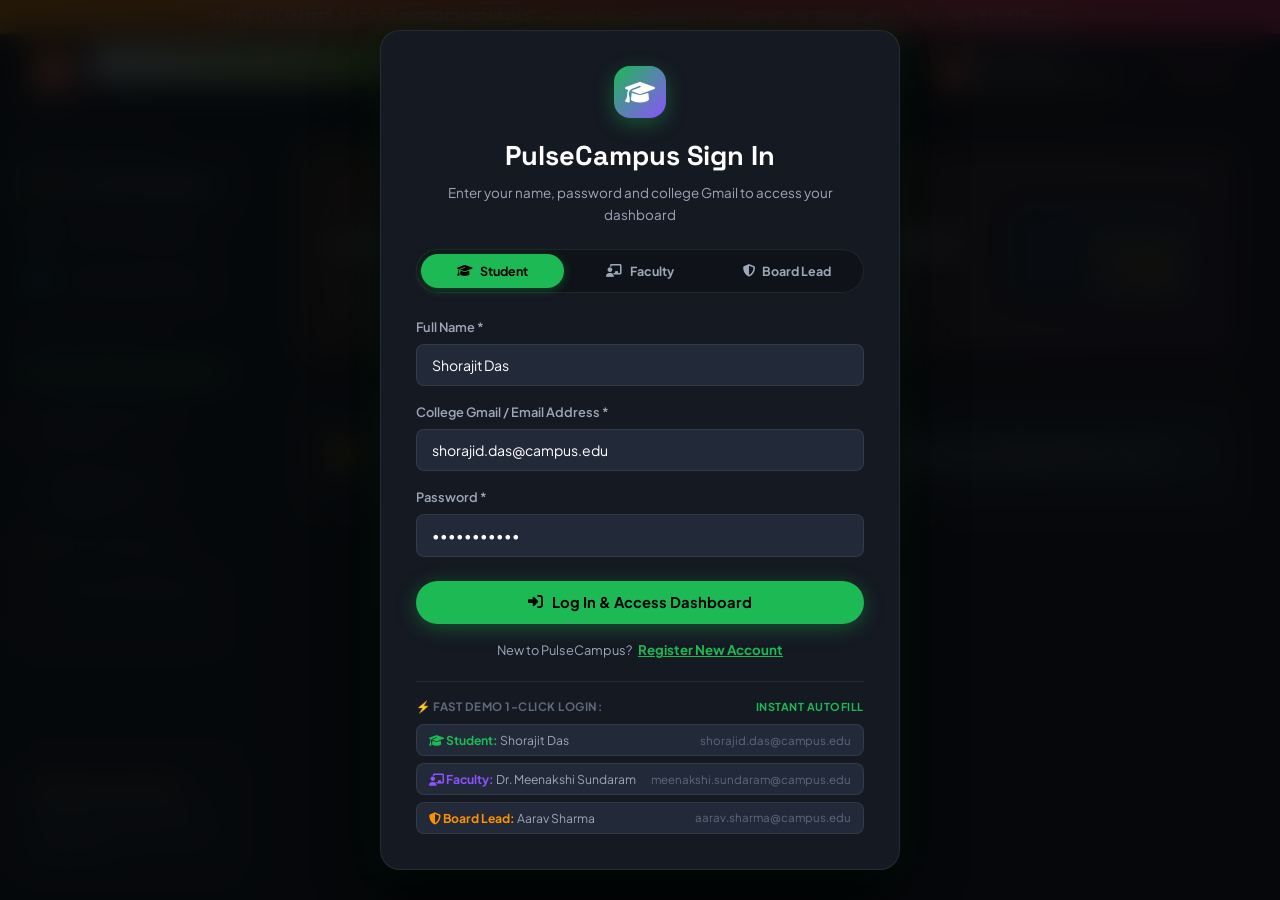
<file: board.html>
<!DOCTYPE html>
<html lang="en">
<head>
  <meta charset="UTF-8">
  <meta name="viewport" content="width=device-width, initial-scale=1.0">
  <title>Board Members & Volunteers Portal • PulseCampus CCMS 2026</title>
  <meta name="description" content="Dedicated Board Members & Volunteers Portal: Select club to inspect live event timings, Uber-style execution milestones, stage management, and volunteer dispatch rosters.">
  
  <!-- Google Fonts -->
  <link rel="preconnect" href="https://fonts.googleapis.com">
  <link rel="preconnect" href="https://fonts.gstatic.com" crossorigin>
  <link href="https://fonts.googleapis.com/css2?family=Plus+Jakarta+Sans:wght@300;400;500;600;700;800&family=Space+Grotesk:wght@500;600;700;800&display=swap" rel="stylesheet">
  
  <!-- FontAwesome 6 Pro CDN -->
  <link rel="stylesheet" href="https://cdnjs.cloudflare.com/ajax/libs/font-awesome/6.5.1/css/all.min.css">
  
  <!-- Core Stylesheet -->
  <link rel="stylesheet" href="css/style.css">
</head>
<body data-default-role="board">

  <!-- Promo Ribbon -->
  <div style="background: linear-gradient(90deg, #ff9100, #ff2a70); color: #fff; font-size: 0.76rem; font-weight: 800; padding: 0.45rem 1rem; text-align: center; letter-spacing: 0.5px; display: flex; align-items: center; justify-content: center; gap: 0.75rem;">
    <span><i class="fa-solid fa-satellite-dish"></i> LIVE VOLUNTEER & BOARD DISPATCH CONSOLE</span>
    <span style="opacity: 0.9; font-weight: 600;">• Select Your Club to View Real-Time Event Timings, Stage Milestones & Duty Rosters</span>
  </div>

  <!-- Header -->
  <header class="ccms-header">
    <div class="brand-wrapper">
      <div class="brand-icon-box" style="background: linear-gradient(135deg, #ff9100, #ff2a70);">
        <i class="fa-solid fa-shield-halved" style="color: #fff; font-size: 1.3rem;"></i>
      </div>
      <div class="brand-titles">
        <h1 style="cursor: pointer;" onclick="window.location.href='index.html'">BOARD<span style="color: #ff9100;">LIVE</span></h1>
        <div class="brand-tag">PulseCampus CCMS • Board Member Client</div>
      </div>
    </div>

    <!-- Navigation Switcher -->
    <div class="role-nav-group" id="roleNavPills">
      <a href="student.html" class="role-pill-btn" style="text-decoration: none;">
        <i class="fa-solid fa-graduation-cap"></i>
        <span>Student</span>
      </a>
      <a href="faculty.html" class="role-pill-btn" style="text-decoration: none;">
        <i class="fa-solid fa-chalkboard-user"></i>
        <span>Faculty</span>
      </a>
      <button class="role-pill-btn active board" id="btnRoleBoard">
        <i class="fa-solid fa-shield-halved"></i>
        <span>Board Lead</span>
      </button>
    </div>

    <!-- Header Actions -->
    <div class="header-actions">
      <a href="index.html" class="btn-card-details" style="font-size: 0.74rem; padding: 0.45rem 0.85rem; text-decoration: none;">
        <i class="fa-solid fa-house"></i> Main Hub
      </a>
      <div class="user-badge" id="btnUserProfile" title="Current Active Profile">
        <div class="user-2d-avatar board" id="user2dAvatar">
          <i class="fa-solid fa-shield-halved" id="avatarIcon"></i>
        </div>
        <div class="user-info">
          <div class="user-name" id="userName">Aarav Sharma</div>
          <div class="user-role-label" id="userRoleLabel" style="color: var(--accent-amber);">Board Member / Volunteer</div>
        </div>
      </div>
      <button class="btn-logout" id="btnLogout" onclick="handleLogout()" title="Log Out of PulseCampus">
        <i class="fa-solid fa-right-from-bracket"></i>
        <span>Log Out</span>
      </button>
    </div>
  </header>

  <!-- Layout Wrapper -->
  <div class="ccms-app-layout">
    
    <!-- Sidebar -->
    <aside class="spotify-sidebar">
      <div>
        <div class="sidebar-section-title">Board Operations</div>
        <ul class="sidebar-nav-list">
          <li>
            <a href="#boardViewWrapper" class="sidebar-link active">
              <i class="fa-solid fa-route" style="color: var(--accent-amber);"></i>
              <span>Live Timeline Dispatch</span>
            </a>
          </li>
          <li>
            <a href="javascript:void(0)" onclick="window.showLiveToast('Roster Verified', 'All 15 stage volunteers marked active and in position', 'success')" class="sidebar-link">
              <i class="fa-solid fa-user-group" style="color: var(--accent-spotify);"></i>
              <span>Check-in Volunteers</span>
            </a>
          </li>
          <li>
            <a href="student.html" class="sidebar-link">
              <i class="fa-solid fa-ticket" style="color: var(--accent-cyan);"></i>
              <span>View Student Passes</span>
            </a>
          </li>
        </ul>
      </div>

      <div>
        <div class="sidebar-section-title">Select Club Duty</div>
        <div class="club-mini-list">
          <div class="club-mini-item active" onclick="document.getElementById('boardClubSelect').value='singing'; document.getElementById('boardClubSelect').dispatchEvent(new Event('change'));">
            <span class="club-mini-bullet" style="background: #1db954;"></span>
            <span>Aura Harmonics (Singing)</span>
          </div>
          <div class="club-mini-item" onclick="document.getElementById('boardClubSelect').value='dancing'; document.getElementById('boardClubSelect').dispatchEvent(new Event('change'));">
            <span class="club-mini-bullet" style="background: #ff007f;"></span>
            <span>Pulse Choreotech (Dancing)</span>
          </div>
          <div class="club-mini-item" onclick="document.getElementById('boardClubSelect').value='hackathons'; document.getElementById('boardClubSelect').dispatchEvent(new Event('change'));">
            <span class="club-mini-bullet" style="background: #00f2fe;"></span>
            <span>CodeNova Nexus (Hackathons)</span>
          </div>
          <div class="club-mini-item" onclick="document.getElementById('boardClubSelect').value='sports'; document.getElementById('boardClubSelect').dispatchEvent(new Event('change'));">
            <span class="club-mini-bullet" style="background: #ff9100;"></span>
            <span>Apex Titans (Sports)</span>
          </div>
          <div class="club-mini-item" onclick="document.getElementById('boardClubSelect').value='research'; document.getElementById('boardClubSelect').dispatchEvent(new Event('change'));">
            <span class="club-mini-bullet" style="background: #9d4edd;"></span>
            <span>Syntropy Labs (Research)</span>
          </div>
          <div class="club-mini-item" onclick="document.getElementById('boardClubSelect').value='fashion'; document.getElementById('boardClubSelect').dispatchEvent(new Event('change'));">
            <span class="club-mini-bullet" style="background: #ff0055;"></span>
            <span>Vogue Vanguard (Fashion)</span>
          </div>
        </div>
      </div>

      <div style="margin-top: auto; background: var(--bg-card); border: 1px solid var(--border-subtle); border-radius: var(--radius-md); padding: 1rem;">
        <div style="color: var(--accent-amber); font-size: 0.75rem; font-weight: 700;">
          <i class="fa-solid fa-headset"></i> Stage Comms Channel
        </div>
        <div style="font-size: 0.72rem; color: var(--text-secondary); margin-top: 0.35rem;">
          Radio Channel 4 active for live amphitheatre & venue volunteer coordinators.
        </div>
      </div>
    </aside>

    <!-- Main Viewport -->
    <main class="main-viewport" id="boardViewWrapper">
      
      <!-- Board Portal Section -->
      <section id="boardPortalView" style="display: block;">
        <div class="uber-tracker-wrapper">
          
          <!-- Board Hero Banner -->
          <div class="portal-hero-banner" style="background: linear-gradient(135deg, rgba(255, 145, 0, 0.2), rgba(255, 42, 112, 0.15)), var(--bg-card);">
            <div>
              <div class="live-pulse-badge">
                <span class="pulse-dot"></span> Uber-Style Live Event Tracker
              </div>
              <h2 style="font-family: 'Space Grotesk', sans-serif; font-size: 2rem; font-weight: 800; color: #fff; margin: 0.5rem 0;">
                Live Event Timings & Volunteer Dispatch
              </h2>
              <p style="color: var(--text-secondary); font-size: 0.92rem; max-width: 650px;">
                As a board member or event coordinator, select one club below to see its exact event timings, stage milestones, sound check progress, and volunteer duties.
              </p>
            </div>
            <div style="text-align: right;">
              <div style="background: var(--bg-elevated); padding: 0.75rem 1.25rem; border-radius: var(--radius-md); border: 1px solid var(--border-subtle); display: inline-block;">
                <span style="font-size: 0.72rem; color: var(--text-muted); text-transform: uppercase;">Volunteer Station</span>
                <div style="font-size: 1.15rem; font-weight: 800; color: var(--accent-amber);">All Stages Standby</div>
              </div>
            </div>
          </div>

          <!-- Step 2: BOARD MEMBER SELECTS ONE CLUB -->
          <div class="faculty-club-picker" style="border: 2px solid rgba(255, 145, 0, 0.4);">
            <div class="picker-left">
              <div style="width: 44px; height: 44px; border-radius: 12px; background: rgba(255, 145, 0, 0.2); display: flex; align-items: center; justify-content: center; color: var(--accent-amber); font-size: 1.3rem;">
                <i class="fa-solid fa-clock"></i>
              </div>
              <div>
                <strong style="color: #fff; display: block; font-size: 1.05rem;">Select Club to View Live Event Timings</strong>
                <span style="font-size: 0.8rem; color: var(--text-secondary);">Only event timings and volunteer milestones are displayed for coordination and learning</span>
              </div>
            </div>
            <select class="picker-select-control" id="boardClubSelect" style="font-size: 0.95rem; padding: 0.75rem 1.4rem; border-color: var(--accent-amber);">
              <!-- Populated dynamically with Singing, Dancing, Hackathons, Sports, Research, Fashion -->
            </select>
          </div>

          <!-- Uber-Style Live Timeline Containers -->
          <div id="boardTimelineContainer">
            <!-- Timelines injected by app.js -->
          </div>

        </div>
      </section>

      <!-- Hidden placeholders so app.js scripts don't fail -->
      <section id="studentPortalView" style="display: none;"></section>
      <section id="facultyPortalView" style="display: none;"></section>

    </main>
  </div>

  <div class="toast-container" id="toastContainer"></div>

  <!-- Scripts -->
  <script src="js/data.js"></script>
  <script src="js/db.js"></script>
  <script src="js/app.js"></script>
</body>
</html>
</file>
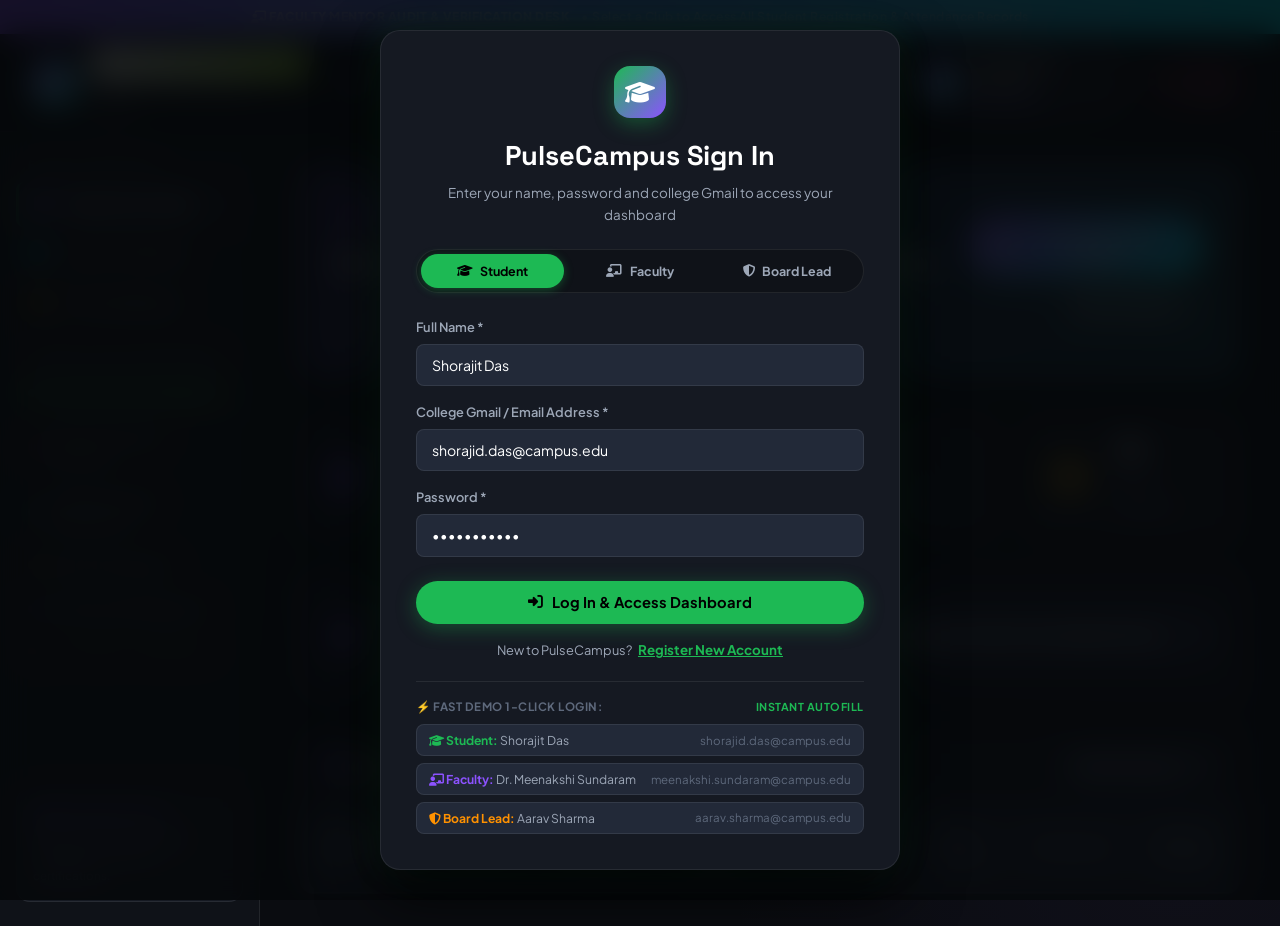
<file: faculty.html>
<!DOCTYPE html>
<html lang="en">
<head>
  <meta charset="UTF-8">
  <meta name="viewport" content="width=device-width, initial-scale=1.0">
  <title>Faculty Mentors Portal • Campus CCMS 2026</title>
  <meta name="description" content="Dedicated Faculty Mentors Portal: Select club from 5-6 campus guilds, inspect all student registrations, approve passes, mark attendance, and export compliance rosters.">
  
  <!-- Google Fonts -->
  <link rel="preconnect" href="https://fonts.googleapis.com">
  <link rel="preconnect" href="https://fonts.gstatic.com" crossorigin>
  <link href="https://fonts.googleapis.com/css2?family=Plus+Jakarta+Sans:wght@300;400;500;600;700;800&family=Space+Grotesk:wght@500;600;700;800&display=swap" rel="stylesheet">
  
  <!-- FontAwesome 6 Pro CDN -->
  <link rel="stylesheet" href="https://cdnjs.cloudflare.com/ajax/libs/font-awesome/6.5.1/css/all.min.css">
  
  <!-- Core Stylesheet -->
  <link rel="stylesheet" href="css/style.css">
</head>
<body data-default-role="faculty">

  <!-- Promo Ribbon -->
  <div style="background: linear-gradient(90deg, #8c52ff, #00f2fe); color: #fff; font-size: 0.76rem; font-weight: 800; padding: 0.45rem 1rem; text-align: center; letter-spacing: 0.5px; display: flex; align-items: center; justify-content: center; gap: 0.75rem;">
    <span><i class="fa-solid fa-chalkboard-user"></i> FACULTY MENTOR AUDIT & VERIFICATION DESK</span>
    <span style="opacity: 0.9; font-weight: 600;">• Select a Club to Access All Student Registration & Attendance Records</span>
  </div>

  <!-- Header -->
  <header class="ccms-header">
    <div class="brand-wrapper">
      <div class="brand-icon-box" style="background: linear-gradient(135deg, #8c52ff, #00f2fe);">
        <i class="fa-solid fa-chalkboard-user" style="color: #fff; font-size: 1.3rem;"></i>
      </div>
      <div class="brand-titles">
        <h1 style="cursor: pointer;" onclick="window.location.href='index.html'">FACULTY<span style="color: #8c52ff;">DESK</span></h1>
        <div class="brand-tag">Campus CCMS • Faculty Portal</div>
      </div>
    </div>

    <!-- Search Input -->
    <div class="search-container">
      <div class="search-input-wrapper">
        <i class="fa-solid fa-magnifying-glass"></i>
        <input type="text" id="facultySearchInput" placeholder="Filter candidates by name, student ID, or registered event...">
      </div>
    </div>

    <!-- Navigation Switcher -->
    <div class="role-nav-group" id="roleNavPills">
      <a href="student.html" class="role-pill-btn" style="text-decoration: none;">
        <i class="fa-solid fa-graduation-cap"></i>
        <span>Student</span>
      </a>
      <button class="role-pill-btn active faculty" id="btnRoleFaculty">
        <i class="fa-solid fa-chalkboard-user"></i>
        <span>Faculty</span>
      </button>
      <a href="board.html" class="role-pill-btn" style="text-decoration: none;">
        <i class="fa-solid fa-shield-halved"></i>
        <span>Board Lead</span>
      </a>
    </div>

    <!-- Header Actions -->
    <div class="header-actions">
      <a href="index.html" class="btn-card-details" style="font-size: 0.74rem; padding: 0.45rem 0.85rem; text-decoration: none;">
        <i class="fa-solid fa-house"></i> Main Hub
      </a>
      <div class="user-badge" id="btnUserProfile" title="Current Active Profile">
        <div class="user-2d-avatar faculty" id="user2dAvatar">
          <i class="fa-solid fa-chalkboard-user" id="avatarIcon"></i>
        </div>
        <div class="user-info">
          <div class="user-name" id="userName">Dr. Meenakshi Sundaram</div>
          <div class="user-role-label" id="userRoleLabel" style="color: var(--accent-purple);">Faculty Mentor</div>
        </div>
      </div>
      <button class="btn-logout" id="btnLogout" onclick="handleLogout()" title="Log Out of PulseCampus">
        <i class="fa-solid fa-right-from-bracket"></i>
        <span>Log Out</span>
      </button>
    </div>
  </header>

  <!-- Layout Wrapper -->
  <div class="ccms-app-layout">
    
    <!-- Sidebar -->
    <aside class="spotify-sidebar">
      <div>
        <div class="sidebar-section-title">Faculty Audit Hub</div>
        <ul class="sidebar-nav-list">
          <li>
            <a href="#facultyViewWrapper" class="sidebar-link active">
              <i class="fa-solid fa-table-list" style="color: var(--accent-purple);"></i>
              <span>Registrations Table</span>
            </a>
          </li>
          <li>
            <a href="javascript:void(0)" onclick="window.CCMS_DB.exportCSV(document.getElementById('facultyClubSelect').value)" class="sidebar-link">
              <i class="fa-solid fa-file-export" style="color: var(--accent-cyan);"></i>
              <span>Export CSV Roster</span>
            </a>
          </li>
          <li>
            <a href="javascript:void(0)" onclick="window.print()" class="sidebar-link">
              <i class="fa-solid fa-print" style="color: var(--accent-amber);"></i>
              <span>Print Audit Report</span>
            </a>
          </li>
        </ul>
      </div>

      <div>
        <div class="sidebar-section-title">Campus Guilds Mentorship</div>
        <div class="club-mini-list">
          <div class="club-mini-item active" onclick="document.getElementById('facultyClubSelect').value='singing'; document.getElementById('facultyClubSelect').dispatchEvent(new Event('change'));">
            <span class="club-mini-bullet" style="background: #1db954;"></span>
            <span>Aura Harmonics (Singing)</span>
          </div>
          <div class="club-mini-item" onclick="document.getElementById('facultyClubSelect').value='dancing'; document.getElementById('facultyClubSelect').dispatchEvent(new Event('change'));">
            <span class="club-mini-bullet" style="background: #ff007f;"></span>
            <span>Pulse Choreotech (Dancing)</span>
          </div>
          <div class="club-mini-item" onclick="document.getElementById('facultyClubSelect').value='hackathons'; document.getElementById('facultyClubSelect').dispatchEvent(new Event('change'));">
            <span class="club-mini-bullet" style="background: #00f2fe;"></span>
            <span>CodeNova Nexus (Hackathons)</span>
          </div>
          <div class="club-mini-item" onclick="document.getElementById('facultyClubSelect').value='sports'; document.getElementById('facultyClubSelect').dispatchEvent(new Event('change'));">
            <span class="club-mini-bullet" style="background: #ff9100;"></span>
            <span>Apex Titans (Sports)</span>
          </div>
          <div class="club-mini-item" onclick="document.getElementById('facultyClubSelect').value='research'; document.getElementById('facultyClubSelect').dispatchEvent(new Event('change'));">
            <span class="club-mini-bullet" style="background: #9d4edd;"></span>
            <span>Syntropy Labs (Research)</span>
          </div>
          <div class="club-mini-item" onclick="document.getElementById('facultyClubSelect').value='fashion'; document.getElementById('facultyClubSelect').dispatchEvent(new Event('change'));">
            <span class="club-mini-bullet" style="background: #ff0055;"></span>
            <span>Vogue Vanguard (Fashion)</span>
          </div>
        </div>
      </div>

      <div style="margin-top: auto; background: var(--bg-card); border: 1px solid var(--border-subtle); border-radius: var(--radius-md); padding: 1rem;">
        <div style="color: var(--accent-purple); font-size: 0.75rem; font-weight: 700;">
          <i class="fa-solid fa-stamp"></i> Faculty Advisor Seal
        </div>
        <div style="font-size: 0.72rem; color: var(--text-secondary); margin-top: 0.35rem;">
          Official verification privilege enabled for candidate certifications.
        </div>
      </div>
    </aside>

    <!-- Main Viewport -->
    <main class="main-viewport" id="facultyViewWrapper">
      
      <!-- Faculty Portal Section -->
      <section id="facultyPortalView" style="display: block;">
        <div class="faculty-portal-wrap">
          
          <!-- Faculty Hero Banner -->
          <div class="portal-hero-banner">
            <div>
              <div style="display: inline-flex; align-items: center; gap: 0.5rem; background: rgba(140, 82, 255, 0.2); color: var(--accent-purple); padding: 0.3rem 0.8rem; border-radius: 999px; font-size: 0.75rem; font-weight: 700; text-transform: uppercase;">
                <i class="fa-solid fa-chalkboard-user"></i> Faculty Verification Console
              </div>
              <h2 style="font-family: 'Space Grotesk', sans-serif; font-size: 2rem; font-weight: 800; color: #fff; margin: 0.5rem 0;">
                Club Registrations Audit & Verification
              </h2>
              <p style="color: var(--text-secondary); font-size: 0.92rem; max-width: 620px;">
                As a faculty mentor, select your club below to inspect all registered students, verify teams, approve pass statuses, and mark attendance records.
              </p>
            </div>
            <div style="text-align: right; display: flex; flex-direction: column; gap: 0.5rem; align-items: flex-end;">
              <button class="btn-primary-spotify" id="facultyExportBtn" style="background: linear-gradient(135deg, #8c52ff, #00f2fe); color: #fff;">
                <i class="fa-solid fa-file-csv"></i> Download CSV Roster
              </button>
              <button class="btn-secondary-glass" onclick="window.print()" style="font-size: 0.78rem;">
                <i class="fa-solid fa-print"></i> Print Report
              </button>
            </div>
          </div>

          <!-- Stats Deck -->
          <div class="faculty-stats-deck">
            <div class="stat-widget">
              <div class="stat-icon-wrap purple"><i class="fa-solid fa-users"></i></div>
              <div class="stat-info-text">
                <h4 id="statTotalRegistrations">0</h4>
                <span>Registered Students</span>
              </div>
            </div>
            <div class="stat-widget">
              <div class="stat-icon-wrap green"><i class="fa-solid fa-circle-check"></i></div>
              <div class="stat-info-text">
                <h4 id="statApprovedCount">0</h4>
                <span>Approved Candidates</span>
              </div>
            </div>
            <div class="stat-widget">
              <div class="stat-icon-wrap cyan"><i class="fa-solid fa-user-check"></i></div>
              <div class="stat-info-text">
                <h4 id="statAttendanceCount">0</h4>
                <span>Present Attendees</span>
              </div>
            </div>
            <div class="stat-widget">
              <div class="stat-icon-wrap amber"><i class="fa-solid fa-layer-group"></i></div>
              <div class="stat-info-text">
                <h4 id="statActiveEventsCount">10</h4>
                <span>Events Organized</span>
              </div>
            </div>
          </div>

          <!-- Step 2: FACULTY SELECTS ONE CLUB FROM THE CLUBS -->
          <div class="faculty-club-picker" style="border: 2px solid rgba(140, 82, 255, 0.4);">
            <div class="picker-left">
              <div style="width: 44px; height: 44px; border-radius: 12px; background: rgba(140, 82, 255, 0.2); display: flex; align-items: center; justify-content: center; color: var(--accent-purple); font-size: 1.3rem;">
                <i class="fa-solid fa-shapes"></i>
              </div>
              <div>
                <strong style="color: #fff; display: block; font-size: 1.05rem;">Select Club to Load Student Registrations</strong>
                <span style="font-size: 0.8rem; color: var(--text-secondary);">Choose one of the 5-6 clubs to pull all registered candidates into the table below</span>
              </div>
            </div>
            <select class="picker-select-control" id="facultyClubSelect" style="font-size: 0.95rem; padding: 0.75rem 1.4rem; border-color: var(--accent-purple);">
              <!-- Dynamically populated from CCMS_DATA.clubs -->
            </select>
          </div>

          <!-- Data Table of Registered Students -->
          <div class="data-table-container">
            <div class="table-toolbar">
              <div style="font-weight: 700; color: #fff; font-size: 1rem; display: flex; align-items: center; gap: 0.5rem;">
                <i class="fa-solid fa-database" style="color: var(--accent-purple);"></i>
                <span>Database Records for Selected Club</span>
              </div>
              <div style="display: flex; align-items: center; gap: 0.75rem;">
                <select id="facultyStatusFilter" class="picker-select-control" style="min-width: 150px; font-size: 0.82rem; padding: 0.45rem 1rem;">
                  <option value="all">All Pass Statuses</option>
                  <option value="Approved">Approved Only</option>
                  <option value="Pending">Pending Only</option>
                </select>
              </div>
            </div>

            <div class="table-responsive">
              <table class="ccms-table">
                <thead>
                  <tr>
                    <th>Registration ID & Time</th>
                    <th>Student Name & ID</th>
                    <th>Department & Year</th>
                    <th>Club & Event Name</th>
                    <th>Team Configuration</th>
                    <th>Pass Status</th>
                    <th>Attendance</th>
                    <th>Mentor Actions</th>
                  </tr>
                </thead>
                <tbody id="facultyTableBody">
                  <!-- Populated dynamically by app.js -->
                </tbody>
              </table>
            </div>
          </div>

        </div>
      </section>

      <!-- Hidden placeholders so app.js scripts don't fail -->
      <section id="studentPortalView" style="display: none;"></section>
      <section id="boardPortalView" style="display: none;"></section>

    </main>
  </div>

  <div class="toast-container" id="toastContainer"></div>

  <!-- Scripts -->
  <script src="js/data.js"></script>
  <script src="js/db.js"></script>
  <script src="js/app.js"></script>
</body>
</html>
</file>
<file: css/style.css>
/* ==========================================================================
   SMART COLLEGE CLUB MANAGEMENT SYSTEM (CCMS)
   Theme: Spotify Dark Luxury + Flipkart/Myntra Showcase + Uber Live Tracking
   Author: Shorajit Das & Ridhi Kundu
   ========================================================================== */

@import url('https://fonts.googleapis.com/css2?family=Plus+Jakarta+Sans:wght@300;400;500;600;700;800&family=Space+Grotesk:wght@500;700&display=swap');

:root {
  /* Spotify & Cyber Color Palette */
  --bg-main: #0a0c10;
  --bg-sidebar: #0f1218;
  --bg-card: #151922;
  --bg-card-hover: #1c222e;
  --bg-elevated: #222938;
  --bg-glass: rgba(21, 25, 34, 0.75);

  --accent-spotify: #1db954;
  --accent-spotify-glow: rgba(29, 185, 84, 0.35);
  --accent-purple: #8c52ff;
  --accent-cyan: #00f2fe;
  --accent-amber: #ffb703;
  --accent-rose: #ff2a70;

  --text-primary: #ffffff;
  --text-secondary: #9da7b7;
  --text-muted: #5e697c;

  --border-subtle: rgba(255, 255, 255, 0.08);
  --border-focus: rgba(29, 185, 84, 0.5);
  --border-glow: 0 0 15px rgba(29, 185, 84, 0.25);

  --radius-sm: 8px;
  --radius-md: 14px;
  --radius-lg: 20px;
  --radius-full: 9999px;

  --transition-fast: 0.2s cubic-bezier(0.4, 0, 0.2, 1);
  --transition-normal: 0.35s cubic-bezier(0.16, 1, 0.3, 1);
}

* {
  margin: 0;
  padding: 0;
  box-sizing: border-box;
}

body {
  font-family: 'Plus Jakarta Sans', -apple-system, BlinkMacSystemFont, sans-serif;
  background-color: var(--bg-main);
  color: var(--text-primary);
  line-height: 1.6;
  min-height: 100vh;
  overflow-x: hidden;
  display: flex;
  flex-direction: column;
}

/* Scrollbar Spotify Style */
::-webkit-scrollbar {
  width: 8px;
  height: 8px;
}

::-webkit-scrollbar-track {
  background: var(--bg-main);
}

::-webkit-scrollbar-thumb {
  background: #2a3140;
  border-radius: var(--radius-full);
}

::-webkit-scrollbar-thumb:hover {
  background: var(--accent-spotify);
}

/* Links & Buttons Reset */
a {
  color: inherit;
  text-decoration: none;
}

button {
  font-family: inherit;
  cursor: pointer;
  border: none;
  outline: none;
}

input,
select,
textarea {
  font-family: inherit;
  outline: none;
}

/* ==========================================================================
   HEADER & NAVIGATION BAR
   ========================================================================== */
.ccms-header {
  position: sticky;
  top: 0;
  z-index: 1000;
  background: rgba(10, 12, 16, 0.88);
  backdrop-filter: blur(20px);
  -webkit-backdrop-filter: blur(20px);
  border-bottom: 1px solid var(--border-subtle);
  padding: 0.75rem 2rem;
  display: flex;
  align-items: center;
  justify-content: space-between;
  gap: 1.5rem;
}

.brand-wrapper {
  display: flex;
  align-items: center;
  gap: 0.85rem;
}

.brand-icon-box {
  width: 44px;
  height: 44px;
  border-radius: 12px;
  background: linear-gradient(135deg, #1db954, #8c52ff);
  display: flex;
  align-items: center;
  justify-content: center;
  box-shadow: 0 4px 20px var(--accent-spotify-glow);
  position: relative;
  overflow: hidden;
}

.brand-icon-box svg {
  width: 26px;
  height: 26px;
  fill: #fff;
}

.brand-titles h1 {
  font-family: 'Space Grotesk', sans-serif;
  font-size: 1.25rem;
  font-weight: 700;
  letter-spacing: -0.5px;
  background: linear-gradient(90deg, #ffffff, #a3e635);
  -webkit-text-fill-color: var(--text-secondary);
  -webkit-text-fill-color: transparent;
}

.brand-titles .brand-tag {
  font-size: 0.7rem;
  color: var(--text-secondary);
  font-weight: 500;
  text-transform: uppercase;
  letter-spacing: 1px;
}

/* Flipkart-style Live Search Bar */
.search-container {
  flex: 1;
  max-width: 520px;
  position: relative;
}

.search-input-wrapper {
  display: flex;
  align-items: center;
  background: var(--bg-card);
  border: 1px solid var(--border-subtle);
  border-radius: var(--radius-full);
  padding: 0.5rem 1.15rem;
  transition: var(--transition-fast);
}

.search-input-wrapper:focus-within {
  border-color: var(--accent-spotify);
  box-shadow: 0 0 15px var(--accent-spotify-glow);
  background: var(--bg-card-hover);
}

.search-input-wrapper i {
  color: var(--text-muted);
  margin-right: 0.75rem;
  font-size: 0.95rem;
}

.search-input-wrapper input {
  background: transparent;
  border: none;
  color: #fff;
  font-size: 0.9rem;
  width: 100%;
}

.search-input-wrapper input::placeholder {
  color: var(--text-muted);
}

/* Nav Role Switcher Pills */
.role-nav-group {
  display: flex;
  align-items: center;
  background: var(--bg-card);
  border: 1px solid var(--border-subtle);
  border-radius: var(--radius-full);
  padding: 4px;
  gap: 4px;
}

.role-pill-btn {
  display: flex;
  align-items: center;
  gap: 0.5rem;
  padding: 0.45rem 1rem;
  border-radius: var(--radius-full);
  font-size: 0.82rem;
  font-weight: 600;
  color: var(--text-secondary);
  background: transparent;
  transition: var(--transition-fast);
}

.role-pill-btn:hover {
  color: #fff;
  background: rgba(255, 255, 255, 0.05);
}

.role-pill-btn.active {
  background: var(--accent-spotify);
  color: #000;
  box-shadow: 0 2px 12px var(--accent-spotify-glow);
}

.role-pill-btn.active.faculty {
  background: linear-gradient(135deg, #8c52ff, #00f2fe);
  color: #fff;
}

.role-pill-btn.active.board {
  background: linear-gradient(135deg, #ff9100, #ff2a70);
  color: #fff;
}

/* User Profile Badge */
.header-actions {
  display: flex;
  align-items: center;
  gap: 1rem;
}

.user-badge {
  display: flex;
  align-items: center;
  gap: 0.75rem;
  background: var(--bg-card);
  padding: 0.4rem 0.9rem 0.4rem 0.5rem;
  border-radius: var(--radius-full);
  border: 1px solid var(--border-subtle);
  cursor: pointer;
  transition: var(--transition-fast);
}

.user-badge:hover {
  border-color: rgba(255, 255, 255, 0.2);
  background: var(--bg-card-hover);
}

/* 2D Animated Vector Icon (No Human Face Photo) */
.user-2d-avatar {
  width: 34px;
  height: 34px;
  border-radius: 10px;
  background: linear-gradient(135deg, #1db954, #00f2fe);
  display: flex;
  align-items: center;
  justify-content: center;
  font-size: 1.1rem;
  color: #000;
  box-shadow: 0 0 14px var(--accent-spotify-glow);
  position: relative;
  overflow: hidden;
  animation: avatarFloat2D 3.5s ease-in-out infinite;
}

.user-2d-avatar.faculty {
  background: linear-gradient(135deg, #8c52ff, #00f2fe);
  color: #fff;
  box-shadow: 0 0 14px rgba(140, 82, 255, 0.45);
}

.user-2d-avatar.board {
  background: linear-gradient(135deg, #ff9100, #ff2a70);
  color: #fff;
  box-shadow: 0 0 14px rgba(255, 145, 0, 0.45);
}

.user-2d-avatar i {
  position: relative;
  z-index: 2;
  transition: transform 0.3s cubic-bezier(0.16, 1, 0.3, 1);
}

.user-badge:hover .user-2d-avatar i {
  transform: rotate(12deg) scale(1.18);
}

@keyframes avatarFloat2D {

  0%,
  100% {
    transform: translateY(0px) rotate(0deg);
  }

  50% {
    transform: translateY(-3px) rotate(2deg);
  }
}

.user-info {
  display: flex;
  flex-direction: column;
}

.user-name {
  font-size: 0.8rem;
  font-weight: 700;
  color: #fff;
}

.user-role-label {
  font-size: 0.68rem;
  color: var(--accent-spotify);
  font-weight: 600;
}

/* Logout Button */
.btn-logout {
  background: rgba(255, 42, 112, 0.12);
  border: 1px solid rgba(255, 42, 112, 0.3);
  color: #ff6b8b;
  font-size: 0.76rem;
  font-weight: 700;
  padding: 0.45rem 0.85rem;
  border-radius: var(--radius-full);
  display: inline-flex;
  align-items: center;
  gap: 0.4rem;
  cursor: pointer;
  transition: var(--transition-fast);
}

.btn-logout:hover {
  background: var(--accent-rose);
  color: #fff;
  box-shadow: 0 2px 10px rgba(255, 42, 112, 0.4);
}

/* ==========================================================================
   AUTHENTICATION & LOGIN PORTAL MODAL
   ========================================================================== */
.auth-modal-overlay {
  position: fixed;
  inset: 0;
  z-index: 3000;
  background: rgba(5, 7, 10, 0.88);
  backdrop-filter: blur(16px);
  -webkit-backdrop-filter: blur(16px);
  display: flex;
  align-items: center;
  justify-content: center;
  padding: 1.5rem;
  opacity: 0;
  visibility: hidden;
  transition: opacity 0.3s ease, visibility 0.3s ease;
}

.auth-modal-overlay.active {
  opacity: 1;
  visibility: visible;
}

.auth-modal-card {
  background: var(--bg-card);
  border: 1px solid var(--border-subtle);
  border-radius: var(--radius-lg);
  max-width: 520px;
  width: 100%;
  padding: 2.2rem;
  box-shadow: 0 25px 60px rgba(0, 0, 0, 0.8), 0 0 35px rgba(29, 185, 84, 0.12);
  position: relative;
  transform: scale(0.96) translateY(15px);
  transition: transform 0.3s cubic-bezier(0.16, 1, 0.3, 1);
}

.auth-modal-overlay.active .auth-modal-card {
  transform: scale(1) translateY(0);
}

.auth-header {
  text-align: center;
  margin-bottom: 1.5rem;
}

.auth-logo-badge {
  width: 52px;
  height: 52px;
  border-radius: 16px;
  background: linear-gradient(135deg, #1db954, #8c52ff);
  display: flex;
  align-items: center;
  justify-content: center;
  margin: 0 auto 1rem;
  font-size: 1.5rem;
  color: #fff;
  box-shadow: 0 6px 20px var(--accent-spotify-glow);
  animation: avatarFloat2D 3s ease-in-out infinite;
}

.auth-header h3 {
  font-family: 'Space Grotesk', sans-serif;
  font-size: 1.7rem;
  font-weight: 800;
  color: #fff;
}

.auth-header p {
  font-size: 0.84rem;
  color: var(--text-secondary);
  margin-top: 0.3rem;
}

.auth-role-tabs {
  display: flex;
  background: var(--bg-sidebar);
  border: 1px solid var(--border-subtle);
  border-radius: var(--radius-full);
  padding: 4px;
  gap: 4px;
  margin-bottom: 1.5rem;
}

.auth-role-tab {
  flex: 1;
  display: flex;
  align-items: center;
  justify-content: center;
  gap: 0.45rem;
  padding: 0.55rem 0.5rem;
  border-radius: var(--radius-full);
  font-size: 0.78rem;
  font-weight: 700;
  color: var(--text-secondary);
  background: transparent;
  cursor: pointer;
  transition: var(--transition-fast);
}

.auth-role-tab:hover {
  color: #fff;
}

.auth-role-tab.active.student {
  background: var(--accent-spotify);
  color: #000;
  box-shadow: 0 2px 10px var(--accent-spotify-glow);
}

.auth-role-tab.active.faculty {
  background: linear-gradient(135deg, #8c52ff, #00f2fe);
  color: #fff;
  box-shadow: 0 2px 10px rgba(140, 82, 255, 0.4);
}

.auth-role-tab.active.board {
  background: linear-gradient(135deg, #ff9100, #ff2a70);
  color: #fff;
  box-shadow: 0 2px 10px rgba(255, 145, 0, 0.4);
}

.auth-form {
  display: flex;
  flex-direction: column;
  gap: 1rem;
}

.auth-error-alert {
  display: none;
  background: rgba(255, 42, 112, 0.15);
  border: 1px solid var(--accent-rose);
  color: #ff85a1;
  padding: 0.65rem 0.95rem;
  border-radius: var(--radius-sm);
  font-size: 0.8rem;
  line-height: 1.35;
}

.quick-demo-accounts {
  margin-top: 1.25rem;
  padding-top: 1rem;
  border-top: 1px solid var(--border-subtle);
}

.quick-demo-title {
  font-size: 0.72rem;
  color: var(--text-muted);
  text-transform: uppercase;
  font-weight: 700;
  letter-spacing: 0.5px;
  margin-bottom: 0.5rem;
  display: flex;
  align-items: center;
  justify-content: space-between;
}

.quick-demo-chips {
  display: flex;
  flex-direction: column;
  gap: 0.4rem;
}

.demo-chip-btn {
  display: flex;
  align-items: center;
  justify-content: space-between;
  background: var(--bg-elevated);
  border: 1px solid var(--border-subtle);
  border-radius: var(--radius-sm);
  padding: 0.45rem 0.75rem;
  color: var(--text-secondary);
  font-size: 0.76rem;
  cursor: pointer;
  transition: var(--transition-fast);
  text-align: left;
}

.demo-chip-btn:hover {
  background: rgba(255, 255, 255, 0.08);
  border-color: rgba(255, 255, 255, 0.2);
  color: #fff;
}

.demo-chip-btn strong {
  color: #fff;
}

/* Access Restriction Lockout Screen */
.role-lockout-card {
  background: var(--bg-card);
  border: 1px solid rgba(255, 42, 112, 0.3);
  border-radius: var(--radius-lg);
  padding: 3rem 2rem;
  text-align: center;
  max-width: 580px;
  margin: 3rem auto;
}

/* ==========================================================================
   SPOTIFY SIDEBAR & APP WRAPPER
   ========================================================================== */
.ccms-app-layout {
  display: flex;
  flex: 1;
  min-height: calc(100vh - 65px - 72px);
}

.spotify-sidebar {
  width: 260px;
  background: var(--bg-sidebar);
  border-right: 1px solid var(--border-subtle);
  padding: 1.5rem 1rem;
  display: flex;
  flex-direction: column;
  gap: 1.5rem;
  flex-shrink: 0;
}

.sidebar-section-title {
  font-size: 0.7rem;
  text-transform: uppercase;
  letter-spacing: 1.2px;
  color: var(--text-muted);
  font-weight: 700;
  padding: 0 0.75rem;
  margin-bottom: 0.5rem;
}

.sidebar-nav-list {
  list-style: none;
  display: flex;
  flex-direction: column;
  gap: 0.25rem;
}

.sidebar-link {
  display: flex;
  align-items: center;
  gap: 0.9rem;
  padding: 0.7rem 0.85rem;
  border-radius: var(--radius-sm);
  color: var(--text-secondary);
  font-weight: 600;
  font-size: 0.88rem;
  transition: var(--transition-fast);
}

.sidebar-link i {
  font-size: 1.05rem;
  width: 20px;
  text-align: center;
}

.sidebar-link:hover {
  color: #fff;
  background: rgba(255, 255, 255, 0.05);
}

.sidebar-link.active {
  color: #fff;
  background: var(--bg-card);
  border-left: 3px solid var(--accent-spotify);
}

.club-mini-list {
  display: flex;
  flex-direction: column;
  gap: 0.35rem;
  max-height: 280px;
  overflow-y: auto;
  padding-right: 4px;
}

.club-mini-item {
  display: flex;
  align-items: center;
  gap: 0.75rem;
  padding: 0.5rem 0.75rem;
  border-radius: var(--radius-sm);
  color: var(--text-secondary);
  font-size: 0.84rem;
  cursor: pointer;
  transition: var(--transition-fast);
}

.club-mini-item:hover {
  background: rgba(255, 255, 255, 0.05);
  color: #fff;
}

.club-mini-item.active {
  background: rgba(29, 185, 84, 0.12);
  color: var(--accent-spotify);
  font-weight: 600;
}

.club-mini-bullet {
  width: 8px;
  height: 8px;
  border-radius: 50%;
  background: var(--accent-spotify);
}

/* Main Content Area */
.main-viewport {
  flex: 1;
  padding: 2rem 2.5rem;
  overflow-y: auto;
  background: radial-gradient(circle at 10% 10%, rgba(29, 185, 84, 0.04) 0%, transparent 40%),
    radial-gradient(circle at 90% 90%, rgba(140, 82, 255, 0.04) 0%, transparent 40%),
    var(--bg-main);
}

/* ==========================================================================
   FLIPKART / MYNTRA HERO BANNER CAROUSEL
   ========================================================================== */
.hero-banner-card {
  position: relative;
  border-radius: var(--radius-lg);
  overflow: hidden;
  margin-bottom: 2.5rem;
  border: 1px solid var(--border-subtle);
  background: linear-gradient(135deg, rgba(29, 185, 84, 0.15), rgba(140, 82, 255, 0.2)), #141822;
  box-shadow: 0 10px 40px rgba(0, 0, 0, 0.5);
}

.banner-backdrop {
  position: absolute;
  top: 0;
  right: 0;
  bottom: 0;
  width: 60%;
  background-size: cover;
  background-position: center;
  mask-image: linear-gradient(to left, rgba(0, 0, 0, 1) 30%, rgba(0, 0, 0, 0));
  -webkit-mask-image: linear-gradient(to left, rgba(0, 0, 0, 1) 30%, rgba(0, 0, 0, 0));
  opacity: 0.65;
  transition: var(--transition-normal);
}

.hero-banner-content {
  position: relative;
  z-index: 2;
  padding: 3rem;
  max-width: 640px;
}

.hero-badge-pill {
  display: inline-flex;
  align-items: center;
  gap: 0.5rem;
  background: rgba(29, 185, 84, 0.15);
  border: 1px solid rgba(29, 185, 84, 0.4);
  color: var(--accent-spotify);
  padding: 0.35rem 0.9rem;
  border-radius: var(--radius-full);
  font-size: 0.75rem;
  font-weight: 700;
  text-transform: uppercase;
  letter-spacing: 0.8px;
  margin-bottom: 1rem;
}

.hero-banner-content h2 {
  font-family: 'Space Grotesk', sans-serif;
  font-size: 2.4rem;
  font-weight: 800;
  line-height: 1.15;
  margin-bottom: 0.75rem;
  background: linear-gradient(135deg, #ffffff 60%, #a3e635);
  -webkit-text-fill-color: var(--text-primary);
  -webkit-text-fill-color: transparent;
}

.hero-banner-content p {
  color: var(--text-secondary);
  font-size: 1rem;
  margin-bottom: 1.75rem;
}

.banner-cta-group {
  display: flex;
  align-items: center;
  gap: 1rem;
}

.btn-primary-spotify {
  background: var(--accent-spotify);
  color: #000;
  font-weight: 700;
  font-size: 0.92rem;
  padding: 0.8rem 1.8rem;
  border-radius: var(--radius-full);
  display: inline-flex;
  align-items: center;
  gap: 0.6rem;
  transition: var(--transition-fast);
  box-shadow: 0 4px 20px var(--accent-spotify-glow);
}

.btn-primary-spotify:hover {
  transform: scale(1.04);
  background: #1ed760;
  box-shadow: 0 6px 25px rgba(29, 185, 84, 0.5);
}

.btn-secondary-glass {
  background: rgba(255, 255, 255, 0.08);
  color: #fff;
  font-weight: 600;
  font-size: 0.92rem;
  padding: 0.8rem 1.6rem;
  border-radius: var(--radius-full);
  border: 1px solid var(--border-subtle);
  display: inline-flex;
  align-items: center;
  gap: 0.6rem;
  transition: var(--transition-fast);
}

.btn-secondary-glass:hover {
  background: rgba(255, 255, 255, 0.15);
  border-color: rgba(255, 255, 255, 0.25);
}

/* ==========================================================================
   2x3 / 2x4 3D CLUB CARDS SHOWCASE (MYNTRA / SPOTIFY STYLE)
   ========================================================================== */
.section-header-row {
  display: flex;
  align-items: flex-end;
  justify-content: space-between;
  margin-bottom: 1.5rem;
}

.section-titles h3 {
  font-family: 'Space Grotesk', sans-serif;
  font-size: 1.6rem;
  font-weight: 700;
  color: #fff;
  display: flex;
  align-items: center;
  gap: 0.65rem;
}

.section-titles p {
  font-size: 0.88rem;
  color: var(--text-secondary);
  margin-top: 0.25rem;
}

.clubs-grid-showcase {
  display: grid;
  grid-template-columns: repeat(auto-fill, minmax(290px, 1fr));
  gap: 1.5rem;
  margin-bottom: 3.5rem;
}

.club-card-premium {
  background: var(--bg-card);
  border-radius: var(--radius-md);
  border: 1px solid var(--border-subtle);
  overflow: hidden;
  transition: var(--transition-normal);
  cursor: pointer;
  display: flex;
  flex-direction: column;
  position: relative;
}

.club-card-premium:hover {
  transform: translateY(-6px);
  background: var(--bg-card-hover);
  border-color: rgba(255, 255, 255, 0.2);
  box-shadow: 0 14px 35px rgba(0, 0, 0, 0.5), 0 0 25px rgba(29, 185, 84, 0.15);
}

.club-card-premium.active-filter {
  border-color: var(--accent-spotify);
  box-shadow: 0 0 25px var(--accent-spotify-glow);
}

.club-card-cover {
  position: relative;
  height: 160px;
  overflow: hidden;
}

.club-card-cover img {
  width: 100%;
  height: 100%;
  object-fit: cover;
  transition: transform 0.6s cubic-bezier(0.16, 1, 0.3, 1);
}

.club-card-premium:hover .club-card-cover img {
  transform: scale(1.08);
}

.club-badge-overlay {
  position: absolute;
  top: 12px;
  left: 12px;
  background: rgba(10, 12, 16, 0.75);
  backdrop-filter: blur(8px);
  border: 1px solid rgba(255, 255, 255, 0.15);
  padding: 0.25rem 0.65rem;
  border-radius: var(--radius-full);
  font-size: 0.7rem;
  font-weight: 700;
  color: #fff;
  display: flex;
  align-items: center;
  gap: 0.35rem;
}

.club-events-counter {
  position: absolute;
  bottom: 12px;
  right: 12px;
  background: var(--accent-spotify);
  color: #000;
  font-weight: 800;
  font-size: 0.72rem;
  padding: 0.25rem 0.65rem;
  border-radius: var(--radius-full);
  box-shadow: 0 4px 10px rgba(0, 0, 0, 0.4);
}

.club-card-body {
  padding: 1.25rem;
  display: flex;
  flex-direction: column;
  flex: 1;
}

.club-name-row {
  display: flex;
  align-items: center;
  gap: 0.75rem;
  margin-bottom: 0.5rem;
}

.club-avatar-mini {
  width: 38px;
  height: 38px;
  border-radius: 10px;
  object-fit: cover;
  border: 1px solid rgba(255, 255, 255, 0.15);
}

.club-title-text h4 {
  font-size: 1.15rem;
  font-weight: 700;
  color: #fff;
  line-height: 1.2;
}

.club-title-text span {
  font-size: 0.75rem;
  color: var(--text-secondary);
}

.club-desc {
  font-size: 0.82rem;
  color: var(--text-secondary);
  line-height: 1.5;
  margin-bottom: 1rem;

  display: -webkit-box;

  -webkit-box-orient: vertical;
  overflow: hidden;
}

.club-meta-footer {
  display: flex;
  align-items: center;
  justify-content: space-between;
  margin-top: auto;
  padding-top: 0.75rem;
  border-top: 1px solid var(--border-subtle);
  font-size: 0.76rem;
  color: var(--text-muted);
}

.club-meta-footer strong {
  color: #fff;
}

.btn-explore-club {
  background: rgba(255, 255, 255, 0.08);
  color: #fff;
  padding: 0.35rem 0.85rem;
  border-radius: var(--radius-full);
  font-size: 0.75rem;
  font-weight: 600;
  transition: var(--transition-fast);
}

.club-card-premium:hover .btn-explore-club {
  background: var(--accent-spotify);
  color: #000;
}

/* ==========================================================================
   10 EVENTS PER CLUB - PRODUCT CARD GRID (MYNTRA / SPOTIFY STYLE)
   ========================================================================== */
.events-section-wrapper {
  margin-bottom: 4rem;
}

.filter-chips-bar {
  display: flex;
  align-items: center;
  gap: 0.65rem;
  overflow-x: auto;
  padding-bottom: 0.75rem;
  margin-bottom: 1.75rem;
}

.chip-btn {
  white-space: nowrap;
  background: var(--bg-card);
  border: 1px solid var(--border-subtle);
  color: var(--text-secondary);
  padding: 0.5rem 1.15rem;
  border-radius: var(--radius-full);
  font-size: 0.82rem;
  font-weight: 600;
  transition: var(--transition-fast);
}

.chip-btn:hover {
  background: var(--bg-card-hover);
  color: #fff;
}

.chip-btn.active {
  background: #fff;
  color: #000;
  font-weight: 700;
}

.events-cards-grid {
  display: grid;
  grid-template-columns: repeat(auto-fill, minmax(290px, 1fr));
  gap: 1.5rem;
}

/* Flipkart-style Product Card for Events */
.event-product-card {
  background: var(--bg-card);
  border-radius: var(--radius-md);
  border: 1px solid var(--border-subtle);
  overflow: hidden;
  display: flex;
  flex-direction: column;
  transition: var(--transition-normal);
  position: relative;
}

.event-product-card:hover {
  transform: translateY(-6px);
  border-color: rgba(255, 255, 255, 0.25);
  box-shadow: 0 16px 36px rgba(0, 0, 0, 0.6);
  background: var(--bg-card-hover);
}

.event-card-media {
  position: relative;
  height: 180px;
  overflow: hidden;
}

.event-card-media img {
  width: 100%;
  height: 100%;
  object-fit: cover;
  transition: transform 0.6s cubic-bezier(0.16, 1, 0.3, 1);
}

.event-product-card:hover .event-card-media img {
  transform: scale(1.1);
}

.event-media-gradient {
  position: absolute;
  inset: 0;
  background: linear-gradient(to top, rgba(21, 25, 34, 0.95) 5%, transparent 60%);
}

.event-tag-badge {
  position: absolute;
  top: 12px;
  left: 12px;
  background: rgba(10, 12, 16, 0.8);
  backdrop-filter: blur(8px);
  border: 1px solid rgba(255, 255, 255, 0.15);
  color: #fff;
  font-size: 0.68rem;
  font-weight: 700;
  padding: 0.25rem 0.65rem;
  border-radius: var(--radius-full);
}

.event-tag-badge.silver {
  background: linear-gradient(135deg, #ffd700, #ff8c00);
  color: #000;
  font-weight: 800;
}

.event-time-badge {
  position: absolute;
  bottom: 12px;
  left: 12px;
  display: flex;
  align-items: center;
  gap: 0.4rem;
  font-size: 0.74rem;
  font-weight: 600;
  color: #fff;
  background: rgba(0, 0, 0, 0.6);
  padding: 0.25rem 0.6rem;
  border-radius: var(--radius-sm);
  backdrop-filter: blur(4px);
}

.event-card-content {
  padding: 1.25rem;
  display: flex;
  flex-direction: column;
  flex: 1;
}

.event-club-category {
  font-size: 0.72rem;
  font-weight: 700;
  text-transform: uppercase;
  color: var(--accent-spotify);
  letter-spacing: 0.8px;
  margin-bottom: 0.35rem;
}

.event-product-title {
  font-family: 'Space Grotesk', sans-serif;
  font-size: 1.15rem;
  font-weight: 700;
  color: #fff;
  line-height: 1.25;
  margin-bottom: 0.35rem;
}

.event-product-tagline {
  font-size: 0.8rem;
  color: var(--text-secondary);
  line-height: 1.4;
  margin-bottom: 0.85rem;
  display: -webkit-box;

  -webkit-box-orient: vertical;
  overflow: hidden;
}

.event-specs-table {
  background: var(--bg-elevated);
  border-radius: var(--radius-sm);
  padding: 0.65rem 0.85rem;
  margin-bottom: 1rem;
  display: flex;
  flex-direction: column;
  gap: 0.35rem;
  font-size: 0.74rem;
}

.spec-row {
  display: flex;
  justify-content: space-between;
  color: var(--text-secondary);
}

.spec-row strong {
  color: #fff;
}

/* Slots Progress Bar */
.slots-container {
  margin-bottom: 1.2rem;
}

.slots-label-row {
  display: flex;
  justify-content: space-between;
  font-size: 0.72rem;
  margin-bottom: 0.35rem;
  color: var(--text-muted);
}

.slots-label-row strong {
  color: #fff;
}

.slots-track {
  height: 6px;
  background: #2a3140;
  border-radius: var(--radius-full);
  overflow: hidden;
}

.slots-bar {
  height: 100%;
  background: linear-gradient(90deg, #1db954, #8c52ff);
  border-radius: var(--radius-full);
  transition: width 0.8s ease;
}

.event-card-actions {
  display: flex;
  align-items: center;
  gap: 0.65rem;
  margin-top: auto;
}

.btn-card-register {
  flex: 1;
  background: var(--accent-spotify);
  color: #000;
  font-weight: 700;
  font-size: 0.85rem;
  padding: 0.65rem 1rem;
  border-radius: var(--radius-full);
  text-align: center;
  transition: var(--transition-fast);
  box-shadow: 0 4px 15px var(--accent-spotify-glow);
}

.btn-card-register:hover {
  background: #1ed760;
  transform: translateY(-2px);
}

.btn-card-details {
  background: rgba(255, 255, 255, 0.08);
  color: #fff;
  font-weight: 600;
  font-size: 0.82rem;
  padding: 0.65rem 0.95rem;
  border-radius: var(--radius-full);
  border: 1px solid var(--border-subtle);
  transition: var(--transition-fast);
}

.btn-card-details:hover {
  background: rgba(255, 255, 255, 0.16);
  border-color: rgba(255, 255, 255, 0.3);
}

/* ==========================================================================
   MODAL DIALOGS (EVENT DETAILS & REGISTRATION)
   ========================================================================== */
.modal-overlay {
  position: fixed;
  inset: 0;
  z-index: 2000;
  background: rgba(0, 0, 0, 0.85);
  backdrop-filter: blur(14px);
  -webkit-backdrop-filter: blur(14px);
  display: flex;
  align-items: center;
  justify-content: center;
  padding: 1.5rem;
  opacity: 0;
  visibility: hidden;
  transition: opacity 0.3s ease, visibility 0.3s ease;
}

.modal-overlay.active {
  opacity: 1;
  visibility: visible;
}

.modal-container {
  background: var(--bg-card);
  border: 1px solid var(--border-subtle);
  border-radius: var(--radius-lg);
  max-width: 720px;
  width: 100%;
  max-height: 90vh;
  overflow-y: auto;
  box-shadow: 0 25px 60px rgba(0, 0, 0, 0.7);
  position: relative;
  transform: scale(0.95) translateY(20px);
  transition: transform 0.3s cubic-bezier(0.16, 1, 0.3, 1);
}

.modal-overlay.active .modal-container {
  transform: scale(1) translateY(0);
}

.modal-close-btn {
  position: absolute;
  top: 1.25rem;
  right: 1.25rem;
  z-index: 10;
  width: 36px;
  height: 36px;
  border-radius: 50%;
  background: rgba(0, 0, 0, 0.6);
  color: #fff;
  display: flex;
  align-items: center;
  justify-content: center;
  border: 1px solid var(--border-subtle);
  transition: var(--transition-fast);
}

.modal-close-btn:hover {
  background: var(--accent-rose);
  color: #fff;
}

.modal-hero-cover {
  height: 220px;
  position: relative;
  overflow: hidden;
}

.modal-hero-cover img {
  width: 100%;
  height: 100%;
  object-fit: cover;
}

.modal-hero-cover .cover-gradient {
  position: absolute;
  inset: 0;
  background: linear-gradient(to top, var(--bg-card) 10%, transparent 80%);
}

.modal-body {
  padding: 1.75rem 2rem 2rem;
}

.modal-title-group {
  margin-bottom: 1.5rem;
}

.modal-title-group h3 {
  font-family: 'Space Grotesk', sans-serif;
  font-size: 1.75rem;
  font-weight: 800;
  color: #fff;
  line-height: 1.2;
}

.modal-title-group p {
  color: var(--accent-spotify);
  font-size: 0.92rem;
  font-weight: 600;
  margin-top: 0.35rem;
}

.info-cards-grid {
  display: grid;
  grid-template-columns: repeat(auto-fit, minmax(180px, 1fr));
  gap: 0.85rem;
  margin-bottom: 1.75rem;
}

.info-card-box {
  background: var(--bg-elevated);
  padding: 0.85rem 1rem;
  border-radius: var(--radius-sm);
  border: 1px solid var(--border-subtle);
  display: flex;
  flex-direction: column;
  gap: 0.25rem;
}

.info-card-box span {
  font-size: 0.72rem;
  color: var(--text-muted);
  text-transform: uppercase;
  font-weight: 700;
  letter-spacing: 0.5px;
}

.info-card-box strong {
  font-size: 0.88rem;
  color: #fff;
}

.modal-rules-section {
  background: rgba(255, 255, 255, 0.02);
  border-radius: var(--radius-md);
  border: 1px solid var(--border-subtle);
  padding: 1.25rem;
  margin-bottom: 1.5rem;
}

.modal-rules-section h5 {
  font-size: 0.95rem;
  font-weight: 700;
  color: #fff;
  display: flex;
  align-items: center;
  gap: 0.5rem;
  margin-bottom: 0.75rem;
}

.modal-rules-list {
  padding-left: 1.25rem;
  display: flex;
  flex-direction: column;
  gap: 0.5rem;
  font-size: 0.84rem;
  color: var(--text-secondary);
}

.modal-rules-list.disqualify li {
  color: #ff85a1;
}

/* Registration Form */
.registration-form-grid {
  display: grid;
  grid-template-columns: 1fr 1fr;
  gap: 1.2rem;
  margin-top: 1.5rem;
}

.form-full-width {
  grid-column: span 2;
}

.form-group {
  display: flex;
  flex-direction: column;
  gap: 0.4rem;
}

.form-group label {
  font-size: 0.8rem;
  font-weight: 600;
  color: var(--text-secondary);
}

.form-group input,
.form-group select,
.form-group textarea {
  background: var(--bg-elevated);
  border: 1px solid var(--border-subtle);
  border-radius: var(--radius-sm);
  padding: 0.7rem 0.9rem;
  color: #fff;
  font-size: 0.88rem;
  transition: var(--transition-fast);
}

.form-group input:focus,
.form-group select:focus,
.form-group textarea:focus {
  border-color: var(--accent-spotify);
  box-shadow: 0 0 12px var(--accent-spotify-glow);
}

/* ==========================================================================
   FACULTY PORTAL (TABLES, CLUB SELECTOR & ANALYTICS)
   ========================================================================== */
.faculty-portal-wrap {
  display: flex;
  flex-direction: column;
  gap: 2rem;
}

.portal-hero-banner {
  background: linear-gradient(135deg, rgba(140, 82, 255, 0.2), rgba(0, 242, 254, 0.15)), var(--bg-card);
  border: 1px solid var(--border-subtle);
  border-radius: var(--radius-lg);
  padding: 2.2rem;
  display: flex;
  align-items: center;
  justify-content: space-between;
  gap: 2rem;
}

.faculty-stats-deck {
  display: grid;
  grid-template-columns: repeat(auto-fit, minmax(210px, 1fr));
  gap: 1.25rem;
}

.stat-widget {
  background: var(--bg-card);
  border: 1px solid var(--border-subtle);
  border-radius: var(--radius-md);
  padding: 1.4rem;
  display: flex;
  align-items: center;
  gap: 1.2rem;
  transition: var(--transition-fast);
}

.stat-widget:hover {
  border-color: rgba(255, 255, 255, 0.2);
  transform: translateY(-3px);
}

.stat-icon-wrap {
  width: 52px;
  height: 52px;
  border-radius: var(--radius-md);
  display: flex;
  align-items: center;
  justify-content: center;
  font-size: 1.4rem;
}

.stat-icon-wrap.purple {
  background: rgba(140, 82, 255, 0.18);
  color: var(--accent-purple);
}

.stat-icon-wrap.green {
  background: rgba(29, 185, 84, 0.18);
  color: var(--accent-spotify);
}

.stat-icon-wrap.cyan {
  background: rgba(0, 242, 254, 0.18);
  color: var(--accent-cyan);
}

.stat-icon-wrap.amber {
  background: rgba(255, 183, 3, 0.18);
  color: var(--accent-amber);
}

.stat-info-text h4 {
  font-family: 'Space Grotesk', sans-serif;
  font-size: 1.8rem;
  font-weight: 800;
  color: #fff;
  line-height: 1.1;
}

.stat-info-text span {
  font-size: 0.78rem;
  color: var(--text-secondary);
}

/* Faculty Club Selector Bar */
.faculty-club-picker {
  background: var(--bg-card);
  border: 1px solid var(--border-subtle);
  border-radius: var(--radius-md);
  padding: 1.25rem 1.5rem;
  display: flex;
  align-items: center;
  justify-content: space-between;
  gap: 1.5rem;
}

.picker-left {
  display: flex;
  align-items: center;
  gap: 1rem;
}

.picker-select-control {
  background: var(--bg-elevated);
  border: 1px solid var(--border-subtle);
  color: #fff;
  font-weight: 600;
  font-size: 0.95rem;
  padding: 0.65rem 1.25rem;
  border-radius: var(--radius-full);
  min-width: 260px;
}

/* Registrations Data Table */
.data-table-container {
  background: var(--bg-card);
  border: 1px solid var(--border-subtle);
  border-radius: var(--radius-md);
  overflow: hidden;
}

.table-toolbar {
  padding: 1.25rem 1.5rem;
  display: flex;
  align-items: center;
  justify-content: space-between;
  gap: 1rem;
  border-bottom: 1px solid var(--border-subtle);
}

.table-responsive {
  width: 100%;
  overflow-x: auto;
}

.ccms-table {
  width: 100%;
  border-collapse: collapse;
  text-align: left;
  font-size: 0.85rem;
}

.ccms-table th {
  background: var(--bg-elevated);
  color: var(--text-secondary);
  font-weight: 700;
  text-transform: uppercase;
  font-size: 0.72rem;
  letter-spacing: 0.8px;
  padding: 1rem 1.25rem;
  border-bottom: 1px solid var(--border-subtle);
}

.ccms-table td {
  padding: 1rem 1.25rem;
  border-bottom: 1px solid var(--border-subtle);
  color: var(--text-primary);
  vertical-align: middle;
}

.ccms-table tr:hover td {
  background: var(--bg-card-hover);
}

.badge-status {
  display: inline-flex;
  align-items: center;
  gap: 0.4rem;
  padding: 0.25rem 0.65rem;
  border-radius: var(--radius-full);
  font-size: 0.72rem;
  font-weight: 700;
}

.badge-status.approved {
  background: rgba(29, 185, 84, 0.15);
  color: var(--accent-spotify);
}

.badge-status.pending {
  background: rgba(255, 183, 3, 0.15);
  color: var(--accent-amber);
}

.badge-status.rejected {
  background: rgba(255, 42, 112, 0.15);
  color: var(--accent-rose);
}

.btn-table-action {
  background: transparent;
  border: 1px solid var(--border-subtle);
  color: var(--text-secondary);
  padding: 0.35rem 0.65rem;
  border-radius: var(--radius-sm);
  font-size: 0.78rem;
  transition: var(--transition-fast);
}

.btn-table-action:hover {
  background: var(--bg-elevated);
  color: #fff;
  border-color: rgba(255, 255, 255, 0.25);
}

/* ==========================================================================
   BOARD MEMBER / VOLUNTEER PORTAL (UBER STYLE LIVE TIMELINE TRACKER)
   ========================================================================== */
.uber-tracker-wrapper {
  display: flex;
  flex-direction: column;
  gap: 2rem;
}

.uber-live-card {
  background: var(--bg-card);
  border: 1px solid var(--border-subtle);
  border-radius: var(--radius-lg);
  padding: 2rem;
  position: relative;
  overflow: hidden;
}

.uber-live-header {
  display: flex;
  align-items: center;
  justify-content: space-between;
  margin-bottom: 2rem;
  flex-wrap: wrap;
  gap: 1rem;
}

.live-pulse-badge {
  display: inline-flex;
  align-items: center;
  gap: 0.5rem;
  background: rgba(255, 42, 112, 0.15);
  color: var(--accent-rose);
  padding: 0.35rem 0.85rem;
  border-radius: var(--radius-full);
  font-size: 0.75rem;
  font-weight: 800;
  text-transform: uppercase;
  letter-spacing: 1px;
}

.pulse-dot {
  width: 8px;
  height: 8px;
  border-radius: 50%;
  background: var(--accent-rose);
  animation: liveBlink 1.5s infinite;
}

@keyframes liveBlink {
  0% {
    transform: scale(0.9);
    opacity: 0.6;
  }

  50% {
    transform: scale(1.3);
    opacity: 1;
  }

  100% {
    transform: scale(0.9);
    opacity: 0.6;
  }
}

/* Uber-Style Timeline Vertical Steps */
.timeline-track-uber {
  position: relative;
  padding-left: 2.5rem;
  display: flex;
  flex-direction: column;
  gap: 1.75rem;
}

.timeline-track-uber::before {
  content: "";
  position: absolute;
  top: 10px;
  bottom: 10px;
  left: 14px;
  width: 3px;
  background: #2a3140;
}

.timeline-step-node {
  position: relative;
}

.step-marker-uber {
  position: absolute;
  left: -2.5rem;
  top: 2px;
  width: 28px;
  height: 28px;
  border-radius: 50%;
  background: var(--bg-card);
  border: 2px solid #2a3140;
  display: flex;
  align-items: center;
  justify-content: center;
  font-size: 0.75rem;
  color: var(--text-muted);
  z-index: 2;
  transition: var(--transition-fast);
}

.timeline-step-node.completed .step-marker-uber {
  background: var(--accent-spotify);
  border-color: var(--accent-spotify);
  color: #000;
}

.timeline-step-node.ongoing .step-marker-uber {
  background: var(--accent-amber);
  border-color: var(--accent-amber);
  color: #000;
  box-shadow: 0 0 15px rgba(255, 183, 3, 0.4);
}

.step-info-card {
  background: var(--bg-elevated);
  border: 1px solid var(--border-subtle);
  border-radius: var(--radius-md);
  padding: 1.15rem 1.4rem;
  display: flex;
  align-items: center;
  justify-content: space-between;
  gap: 1rem;
}

.step-time-label {
  font-size: 0.8rem;
  font-weight: 700;
  color: var(--accent-cyan);
}

.step-task-desc {
  font-size: 0.9rem;
  font-weight: 600;
  color: #fff;
  margin-top: 0.2rem;
}

/* ==========================================================================
   FLOATING CORNER NOTIFICATION & CERTIFICATE / FEEDBACK DRAWER
   ========================================================================== */
.floating-corner-widget {
  position: fixed;
  bottom: 84px;
  right: 24px;
  z-index: 1500;
  display: flex;
  flex-direction: column;
  align-items: flex-end;
  gap: 0.75rem;
}

.fab-toggle-btn {
  width: 56px;
  height: 56px;
  border-radius: 50%;
  background: linear-gradient(135deg, #1db954, #8c52ff);
  color: #fff;
  display: flex;
  align-items: center;
  justify-content: center;
  font-size: 1.3rem;
  box-shadow: 0 6px 25px rgba(29, 185, 84, 0.4);
  transition: var(--transition-fast);
  position: relative;
}

.fab-toggle-btn:hover {
  transform: scale(1.1);
  box-shadow: 0 8px 30px rgba(140, 82, 255, 0.5);
}

.fab-badge-count {
  position: absolute;
  top: -2px;
  right: -2px;
  background: var(--accent-rose);
  color: #fff;
  font-size: 0.7rem;
  font-weight: 800;
  width: 20px;
  height: 20px;
  border-radius: 50%;
  display: flex;
  align-items: center;
  justify-content: center;
  border: 2px solid var(--bg-main);
}

/* Popup Notification Drawer */
.corner-drawer-panel {
  width: 380px;
  max-height: 560px;
  background: var(--bg-card);
  border: 1px solid var(--border-subtle);
  border-radius: var(--radius-lg);
  box-shadow: 0 20px 50px rgba(0, 0, 0, 0.7);
  overflow: hidden;
  display: flex;
  flex-direction: column;
  opacity: 0;
  visibility: hidden;
  transform: translateY(20px) scale(0.95);
  transition: var(--transition-fast);
}

.corner-drawer-panel.open {
  opacity: 1;
  visibility: visible;
  transform: translateY(0) scale(1);
}

.drawer-header {
  padding: 1.15rem 1.4rem;
  background: var(--bg-elevated);
  border-bottom: 1px solid var(--border-subtle);
  display: flex;
  align-items: center;
  justify-content: space-between;
}

.drawer-header h4 {
  font-size: 0.95rem;
  font-weight: 700;
  color: #fff;
  display: flex;
  align-items: center;
  gap: 0.5rem;
}

.drawer-tabs {
  display: flex;
  background: var(--bg-sidebar);
  border-bottom: 1px solid var(--border-subtle);
}

.drawer-tab-btn {
  flex: 1;
  padding: 0.65rem 0.5rem;
  background: transparent;
  color: var(--text-secondary);
  font-size: 0.78rem;
  font-weight: 700;
  text-align: center;
  border-bottom: 2px solid transparent;
  transition: var(--transition-fast);
}

.drawer-tab-btn.active {
  color: #fff;
  border-bottom-color: var(--accent-spotify);
  background: var(--bg-card);
}

.drawer-content-pane {
  padding: 1.25rem;
  overflow-y: auto;
  max-height: 420px;
  display: none;
}

.drawer-content-pane.active {
  display: block;
}

/* Feedback MSQ Form Styles */
.feedback-q-card {
  background: var(--bg-elevated);
  border-radius: var(--radius-sm);
  border: 1px solid var(--border-subtle);
  padding: 1rem;
  margin-bottom: 1rem;
}

.feedback-q-title {
  font-size: 0.84rem;
  font-weight: 700;
  color: #fff;
  margin-bottom: 0.65rem;
  line-height: 1.35;
}

.msq-options-list {
  display: flex;
  flex-direction: column;
  gap: 0.45rem;
}

.msq-label {
  display: flex;
  align-items: center;
  gap: 0.65rem;
  font-size: 0.78rem;
  color: var(--text-secondary);
  cursor: pointer;
  padding: 0.35rem 0.5rem;
  border-radius: var(--radius-sm);
  transition: var(--transition-fast);
}

.msq-label:hover {
  background: rgba(255, 255, 255, 0.05);
  color: #fff;
}

.msq-label input[type="checkbox"],
.msq-label input[type="radio"] {
  accent-color: var(--accent-spotify);
}

/* Star Rating Widget */
.star-rating-row {
  display: flex;
  gap: 0.5rem;
  font-size: 1.2rem;
  color: #3b4455;
  cursor: pointer;
  margin-top: 0.35rem;
}

.star-rating-row .star.selected,
.star-rating-row .star:hover {
  color: var(--accent-amber);
}

/* Certificate Generator UI inside drawer */
.cert-preview-canvas {
  width: 100%;
  border-radius: var(--radius-sm);
  border: 1px solid var(--border-subtle);
  margin-bottom: 1rem;
  box-shadow: 0 4px 15px rgba(0, 0, 0, 0.5);
}

/* ==========================================================================
   SPOTIFY NOW-PLAYING / LIVE EVENT BOTTOM STATUS BAR
   ========================================================================== */
.spotify-bottom-bar {
  position: sticky;
  bottom: 0;
  z-index: 1000;
  background: #11141a;
  border-top: 1px solid var(--border-subtle);
  padding: 0.75rem 2rem;
  display: flex;
  align-items: center;
  justify-content: space-between;
  gap: 1.5rem;
}

.now-playing-event {
  display: flex;
  align-items: center;
  gap: 1rem;
  min-width: 240px;
}

.now-playing-thumb {
  width: 48px;
  height: 48px;
  border-radius: var(--radius-sm);
  object-fit: cover;
  border: 1px solid var(--border-subtle);
}

.now-playing-meta h5 {
  font-size: 0.88rem;
  font-weight: 700;
  color: #fff;
  line-height: 1.2;
}

.now-playing-meta span {
  font-size: 0.74rem;
  color: var(--accent-spotify);
}

.bottom-center-tracker {
  display: flex;
  flex-direction: column;
  align-items: center;
  gap: 0.35rem;
  flex: 1;
  max-width: 480px;
}

.quick-timer-label {
  font-size: 0.72rem;
  color: var(--text-muted);
  font-weight: 600;
  letter-spacing: 0.5px;
}

.progress-track-bar {
  width: 100%;
  height: 4px;
  background: #2a3140;
  border-radius: var(--radius-full);
  overflow: hidden;
}

.progress-bar-fill {
  width: 65%;
  height: 100%;
  background: var(--accent-spotify);
}

.bottom-actions-right {
  display: flex;
  align-items: center;
  gap: 1rem;
}

/* Live Toast Notifications */
.toast-container {
  position: fixed;
  top: 80px;
  right: 24px;
  z-index: 2500;
  display: flex;
  flex-direction: column;
  gap: 0.75rem;
  pointer-events: none;
}

.toast-item {
  pointer-events: auto;
  background: var(--bg-card);
  border: 1px solid var(--border-subtle);
  border-left: 4px solid var(--accent-spotify);
  border-radius: var(--radius-sm);
  padding: 0.85rem 1.2rem;
  min-width: 300px;
  box-shadow: 0 10px 30px rgba(0, 0, 0, 0.6);
  animation: slideInRight 0.3s cubic-bezier(0.16, 1, 0.3, 1);
}

@keyframes slideInRight {
  from {
    transform: translateX(100%);
    opacity: 0;
  }

  to {
    transform: translateX(0);
    opacity: 1;
  }
}

.toast-title {
  font-size: 0.85rem;
  font-weight: 700;
  color: #fff;
}

.toast-msg {
  font-size: 0.78rem;
  color: var(--text-secondary);
  margin-top: 0.2rem;
}

/* ==========================================================================
   RESPONSIVE DESIGN BREAKPOINTS
   ========================================================================== */
@media (max-width: 992px) {
  .spotify-sidebar {
    display: none;
  }

  .ccms-header {
    padding: 0.75rem 1rem;
  }

  .main-viewport {
    padding: 1.5rem 1rem;
  }

  .search-container {
    display: none;
  }
}

@media (max-width: 768px) {
  .role-nav-group span {
    display: none;
  }

  .hero-banner-content {
    padding: 1.5rem;
  }

  .hero-banner-content h2 {
    font-size: 1.8rem;
  }

  .registration-form-grid {
    grid-template-columns: 1fr;
  }

  .form-full-width {
    grid-column: span 1;
  }

  .corner-drawer-panel {
    width: 320px;
  }

  .bottom-center-tracker {
    display: none;
  }
}
</file>
